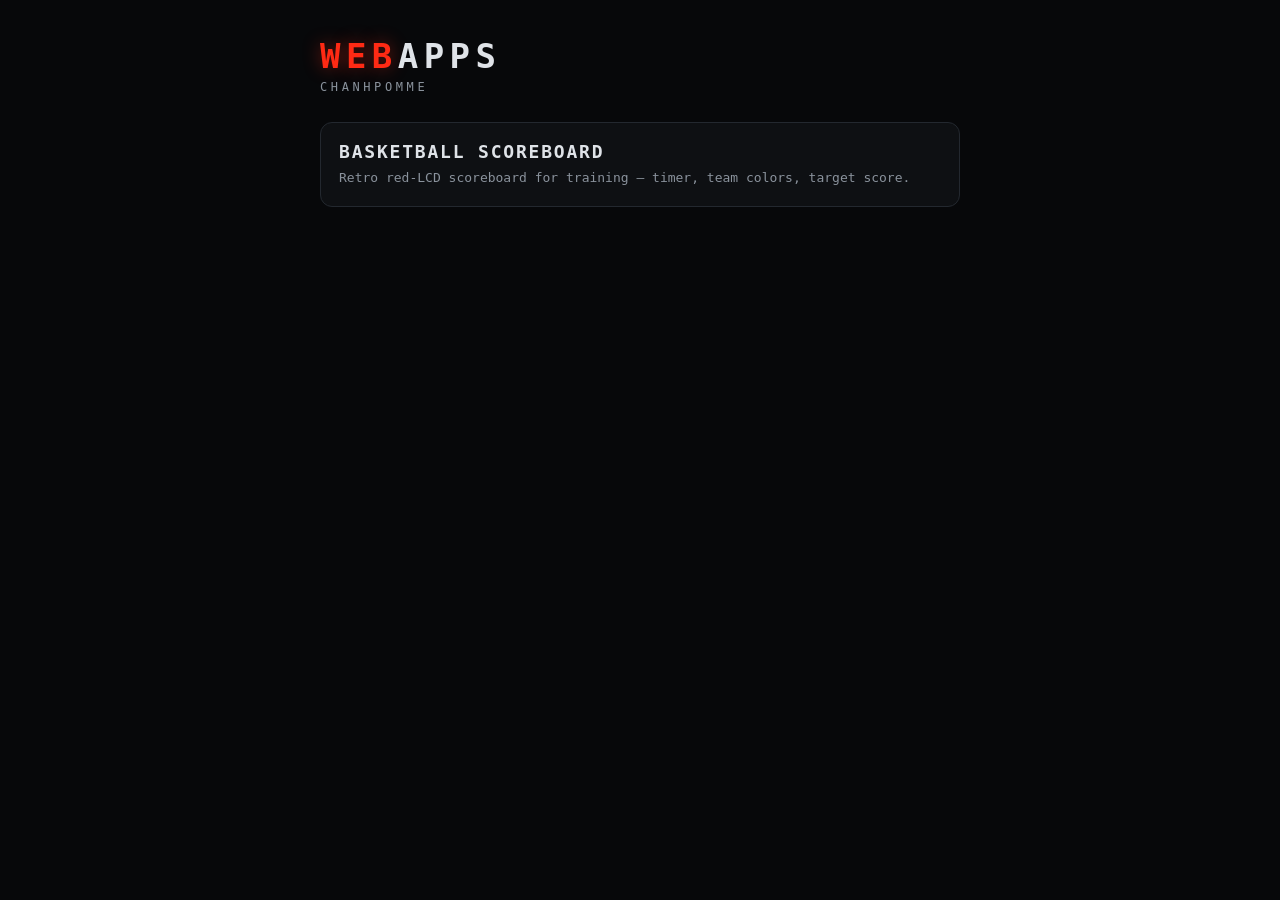
<file: index.html>
<!DOCTYPE html>
<html lang="en">
<head>
<meta charset="utf-8">
<title>Web Apps</title>
<meta name="viewport" content="width=device-width, initial-scale=1, viewport-fit=cover">
<meta name="theme-color" content="#07080a">
<link rel="icon" href="data:image/svg+xml,<svg xmlns='http://www.w3.org/2000/svg' viewBox='0 0 32 32'><rect width='32' height='32' fill='%2307080a'/><text x='16' y='23' font-size='20' text-anchor='middle' fill='%23ff2b16' font-family='monospace'>&#9636;</text></svg>">
<style>
  :root { --bg:#07080a; --panel:#0e1013; --line:#23282f; --ink:#dfe3e8; --ink-dim:#8a929c; --accent:#ff2a14; }
  * { box-sizing: border-box; }
  body {
    margin: 0;
    min-height: 100vh;
    padding: max(24px, env(safe-area-inset-top)) 20px 40px;
    background: var(--bg);
    color: var(--ink);
    font-family: ui-monospace, SFMono-Regular, "SF Mono", Menlo, Consolas, monospace;
  }
  main { max-width: 640px; margin: 0 auto; }
  h1 {
    margin: 12px 0 4px;
    font-size: clamp(24px, 7vw, 34px);
    letter-spacing: .16em;
    color: var(--accent);
    text-shadow: 0 0 18px rgba(255, 45, 20, .45);
  }
  h1 span { color: var(--ink); text-shadow: none; }
  p.sub { margin: 0 0 28px; font-size: 12px; letter-spacing: .3em; color: var(--ink-dim); text-transform: uppercase; }
  ul { list-style: none; margin: 0; padding: 0; display: grid; gap: 12px; }
  a.card {
    display: block;
    padding: 18px;
    border: 1px solid var(--line);
    border-radius: 12px;
    background: var(--panel);
    color: inherit;
    text-decoration: none;
    transition: border-color .15s, background .15s;
  }
  a.card:hover, a.card:focus-visible { border-color: var(--accent); background: #14171b; }
  a.card strong { display: block; font-size: 18px; letter-spacing: .1em; }
  a.card em { display: block; margin-top: 6px; font-style: normal; font-size: 13px; color: var(--ink-dim); line-height: 1.5; }
</style>
</head>
<body>
<main>
  <h1>WEB<span>APPS</span></h1>
  <p class="sub">chanhpomme</p>
  <ul>
    <li>
      <a class="card" href="basketball-scoreboard/">
        <strong>BASKETBALL SCOREBOARD</strong>
        <em>Retro red-LCD scoreboard for training — timer, team colors, target score.</em>
      </a>
    </li>
  </ul>
</main>
</body>
</html>
</file>
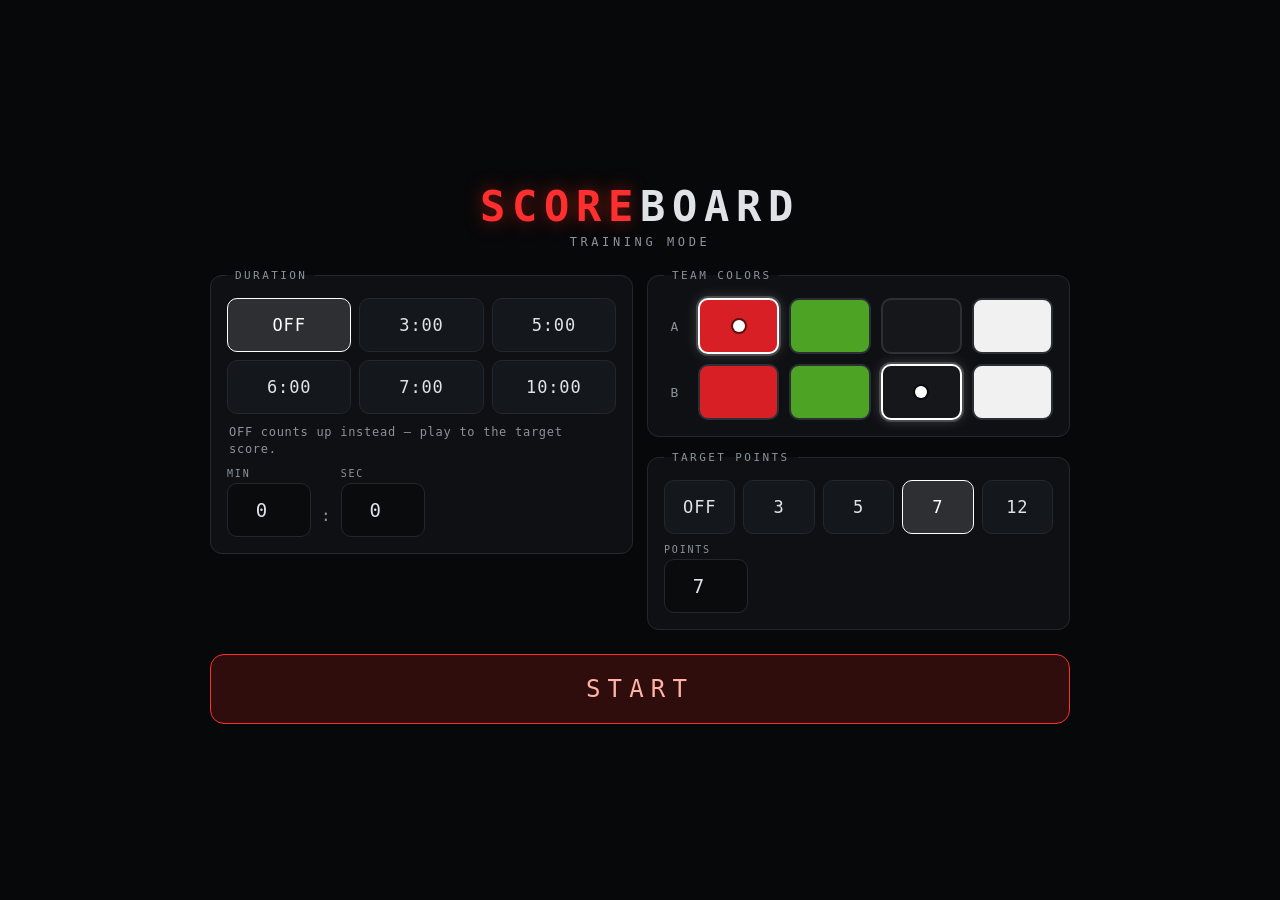
<file: basketball-scoreboard/index.html>
<!DOCTYPE html>
<html lang="en">
<head>
<meta charset="utf-8">
<title>Scoreboard</title>
<meta name="viewport" content="width=device-width, initial-scale=1, viewport-fit=cover, maximum-scale=1, user-scalable=no">
<meta name="theme-color" content="#07080a">
<meta name="mobile-web-app-capable" content="yes">
<meta name="apple-mobile-web-app-capable" content="yes">
<meta name="apple-mobile-web-app-status-bar-style" content="black-translucent">
<meta name="description" content="Retro LCD basketball scoreboard for training sessions.">
<link rel="icon" href="data:image/svg+xml,<svg xmlns='http://www.w3.org/2000/svg' viewBox='0 0 32 32'><rect width='32' height='32' fill='%2307080a'/><text x='16' y='23' font-size='20' text-anchor='middle' fill='%23ff2b16' font-family='monospace'>88</text></svg>">
<link rel="stylesheet" href="css/style.css">
</head>
<body>

<!-- ───────────── SETUP ───────────── -->
<section id="setup" class="screen setup">
  <header class="setup-head">
    <h1>SCORE<span>BOARD</span></h1>
    <p>training mode</p>
  </header>

  <div class="setup-body">
    <fieldset class="block">
      <legend>Duration</legend>
      <div class="chips" id="durationChips">
        <button type="button" class="chip" data-sec="0">OFF</button>
        <button type="button" class="chip" data-sec="180">3:00</button>
        <button type="button" class="chip" data-sec="300">5:00</button>
        <button type="button" class="chip" data-sec="360">6:00</button>
        <button type="button" class="chip" data-sec="420">7:00</button>
        <button type="button" class="chip" data-sec="600">10:00</button>
      </div>
      <p class="hint">OFF counts up instead — play to the target score.</p>
      <div class="custom-time">
        <label>min <input type="number" id="durMin" min="0" max="99" inputmode="numeric"></label>
        <span class="sep">:</span>
        <label>sec <input type="number" id="durSec" min="0" max="59" inputmode="numeric"></label>
      </div>
    </fieldset>

    <fieldset class="block">
      <legend>Team colors</legend>
      <div class="color-row">
        <span class="side-tag">A</span>
        <div class="swatches" data-team="a">
          <button type="button" class="sw sw-red"   data-color="red"   aria-label="Red"></button>
          <button type="button" class="sw sw-green" data-color="green" aria-label="Green"></button>
          <button type="button" class="sw sw-black" data-color="black" aria-label="Black"></button>
          <button type="button" class="sw sw-white" data-color="white" aria-label="White"></button>
        </div>
      </div>
      <div class="color-row">
        <span class="side-tag">B</span>
        <div class="swatches" data-team="b">
          <button type="button" class="sw sw-red"   data-color="red"   aria-label="Red"></button>
          <button type="button" class="sw sw-green" data-color="green" aria-label="Green"></button>
          <button type="button" class="sw sw-black" data-color="black" aria-label="Black"></button>
          <button type="button" class="sw sw-white" data-color="white" aria-label="White"></button>
        </div>
      </div>
    </fieldset>

    <fieldset class="block">
      <legend>Target points</legend>
      <div class="chips" id="targetChips">
        <button type="button" class="chip" data-target="0">OFF</button>
        <button type="button" class="chip" data-target="3">3</button>
        <button type="button" class="chip" data-target="5">5</button>
        <button type="button" class="chip" data-target="7">7</button>
        <button type="button" class="chip" data-target="12">12</button>
      </div>
      <div class="custom-time">
        <label>points <input type="number" id="targetCustom" min="0" max="199" inputmode="numeric" placeholder="—"></label>
      </div>
    </fieldset>
  </div>

  <button type="button" id="startGame" class="big-start">START</button>
</section>

<!-- ───────────── GAME ───────────── -->
<section id="game" class="screen game hidden">
  <div class="board">

    <div class="team" id="teamA">
      <div class="team-label"><span class="dot"></span><span class="name">RED</span></div>
      <div class="lcd score" id="scoreA" aria-live="off"></div>
      <div class="pts">
        <button type="button" class="pt plus"  data-team="a" data-delta="1">+1</button>
        <button type="button" class="pt plus"  data-team="a" data-delta="2">+2</button>
        <button type="button" class="pt plus"  data-team="a" data-delta="3">+3</button>
        <button type="button" class="pt minus" data-team="a" data-delta="-1">−1</button>
        <button type="button" class="pt minus" data-team="a" data-delta="-2">−2</button>
        <button type="button" class="pt minus" data-team="a" data-delta="-3">−3</button>
      </div>
    </div>

    <div class="center">
      <div class="clock-wrap">
        <button type="button" class="lcd clock" id="clock" aria-label="Clock: tap to start or pause"></button>
        <div class="status" id="status">READY</div>
      </div>
      <div class="target-badge" id="targetBadge" hidden>
        <div class="lcd target-lcd" id="targetLcd" role="img" aria-label="Target score"></div>
      </div>
      <button type="button" id="toggle" class="run-btn">START</button>
      <div class="center-tools">
        <button type="button" id="resetBtn" class="tool" title="Reset">RESET</button>
        <button type="button" id="soundBtn" class="tool tool-icon" title="Sound" aria-label="Sound" aria-pressed="true">
          <svg viewBox="0 0 24 24" aria-hidden="true" focusable="false">
            <path class="spk" d="M4 9.2h3.6L12.6 5v14l-5-4.2H4z"/>
            <path class="wave" d="M15.9 9.1a4.4 4.4 0 0 1 0 5.8"/>
            <path class="wave" d="M18.6 6.4a8.2 8.2 0 0 1 0 11.2"/>
            <path class="slash" d="M15.9 9.1 21.5 14.9M21.5 9.1 15.9 14.9"/>
          </svg>
        </button>
        <button type="button" id="setupBtn" class="tool" title="Setup">SETUP</button>
      </div>
    </div>

    <div class="team" id="teamB">
      <div class="team-label"><span class="dot"></span><span class="name">BLACK</span></div>
      <div class="lcd score" id="scoreB" aria-live="off"></div>
      <div class="pts">
        <button type="button" class="pt plus"  data-team="b" data-delta="1">+1</button>
        <button type="button" class="pt plus"  data-team="b" data-delta="2">+2</button>
        <button type="button" class="pt plus"  data-team="b" data-delta="3">+3</button>
        <button type="button" class="pt minus" data-team="b" data-delta="-1">−1</button>
        <button type="button" class="pt minus" data-team="b" data-delta="-2">−2</button>
        <button type="button" class="pt minus" data-team="b" data-delta="-3">−3</button>
      </div>
    </div>

  </div>
</section>

<script src="js/app.js"></script>
</body>
</html>
</file>
<file: basketball-scoreboard/css/style.css>
/* ─────────────────────────────────────────────
   Retro LCD basketball scoreboard
   ───────────────────────────────────────────── */

:root {
  --bg:        #07080a;
  --panel:     #0e1013;
  --panel-2:   #14171b;
  --line:      #23282f;
  --ink:       #dfe3e8;
  --ink-dim:   #8a929c;

  /* bulb colors: red scores, amber clock — as on a Fair-Play board */
  --lcd-on:    #ff2f2f;
  --lcd-amber: #ffa019;
  --lcd-green: #43e04d;

  /* team colors */
  --c-red:   #d81f26;
  --c-green: #4da424;
  --c-black: #15171a;
  --c-white: #f1f1f1;
}

* { box-sizing: border-box; -webkit-tap-highlight-color: transparent; }

html, body {
  height: 100%;
  margin: 0;
}

body {
  background: var(--bg);
  color: var(--ink);
  font-family: ui-monospace, SFMono-Regular, "SF Mono", Menlo, Consolas, monospace;
  overscroll-behavior: none;
  -webkit-user-select: none;
  user-select: none;
  touch-action: manipulation;
}

button {
  font: inherit;
  color: inherit;
  background: none;
  border: 0;
  cursor: pointer;
}

.hidden { display: none !important; }

.screen {
  min-height: 100%;
  padding: max(10px, env(safe-area-inset-top)) max(10px, env(safe-area-inset-right))
           max(10px, env(safe-area-inset-bottom)) max(10px, env(safe-area-inset-left));
}

/* ─────────────────────────────────────────────
   Dot-matrix bulb display
   ───────────────────────────────────────────── */

.lcd {
  --ds: 40px;                        /* master size unit for the display */
  --dot: calc(var(--ds) * .1069);    /* 5 bulbs + 4 gaps == .62 * --ds wide */
  --dot-gap: calc(var(--dot) * .22);
  display: flex;
  align-items: center;
  justify-content: center;
  gap: calc(var(--ds) * .12);
  color: var(--lcd-on);
}

.char {
  display: grid;
  grid-template-columns: repeat(5, var(--dot));
  grid-auto-rows: var(--dot);
  gap: var(--dot-gap);
}
.char-sep { grid-template-columns: var(--dot); }

.char i {
  border-radius: 50%;
  background: color-mix(in srgb, currentColor 13%, transparent);
}
/* lit bulbs get a faint halo of their own colour — scaled to the bulb so it
   stays proportional at every display size */
.char i.on {
  background: currentColor;
  box-shadow: 0 0 calc(var(--dot) * .45) color-mix(in srgb, currentColor 50%, transparent);
}

/* ─────────────────────────────────────────────
   Setup screen
   ───────────────────────────────────────────── */

.setup {
  display: flex;
  flex-direction: column;
  gap: clamp(10px, 2.2vw, 16px);
  max-width: 1100px;
  margin: 0 auto;
}

/* one column on a phone, more as soon as the width is there. Columns rather
   than a grid: the blocks have different heights and pack without leaving
   holes, and the browser balances the column heights for us. */
.setup-body {
  columns: 250px;
  column-gap: clamp(10px, 2vw, 14px);
}
.setup-body .block {
  break-inside: avoid;
  margin-bottom: clamp(10px, 2vw, 14px);
}

.setup-head { text-align: center; margin: 6px 0 0; }

.setup-head h1 {
  margin: 0;
  font-size: clamp(22px, 6vw, 38px);
  letter-spacing: .16em;
  color: var(--lcd-on);
  text-shadow: 0 0 18px rgba(255, 45, 20, .5);
}
.setup-head h1 span { color: var(--ink); text-shadow: none; }
.setup-head p {
  margin: 4px 0 0;
  font-size: 12px;
  letter-spacing: .3em;
  color: var(--ink-dim);
  text-transform: uppercase;
}

.block {
  margin: 0;
  padding: 12px;
  border: 1px solid var(--line);
  border-radius: 12px;
  background: var(--panel);
}
.block legend {
  padding: 0 8px;
  font-size: 11px;
  letter-spacing: .22em;
  text-transform: uppercase;
  color: var(--ink-dim);
}

.chips {
  display: grid;
  grid-template-columns: repeat(var(--cols, 3), 1fr);
  gap: 8px;
}
#targetChips { --cols: 5; }

.chip {
  min-width: 0;
  min-height: 46px;
  padding: 0 10px;
  border: 1px solid var(--line);
  border-radius: 10px;
  background: var(--panel-2);
  font-size: 15px;
  letter-spacing: .05em;
  color: var(--ink);
  transition: background .12s, border-color .12s, color .12s;
}
.chip[aria-pressed="true"] {
  border-color: #fff;
  background: rgba(255, 255, 255, .13);
  color: #fff;
}

.hint {
  margin: 10px 2px 0;
  font-size: 11px;
  line-height: 1.4;
  letter-spacing: .06em;
  color: var(--ink-dim);
}

.custom-time {
  display: flex;
  align-items: flex-end;
  gap: 10px;
  margin-top: 10px;
}
.custom-time .sep { width: auto; height: auto; color: var(--ink-dim); padding-bottom: 12px; }
.custom-time label {
  display: flex;
  flex-direction: column;
  gap: 4px;
  font-size: 10px;
  letter-spacing: .18em;
  text-transform: uppercase;
  color: var(--ink-dim);
}
.custom-time input {
  width: 84px;
  min-height: 46px;
  padding: 0 10px;
  border: 1px solid var(--line);
  border-radius: 10px;
  background: #0a0b0d;
  color: var(--ink);
  font: inherit;
  font-size: 17px;
  text-align: center;
}
.custom-time input:focus { outline: 2px solid rgba(255, 42, 20, .55); outline-offset: 1px; }

.color-row { display: flex; align-items: center; gap: 12px; }
.color-row + .color-row { margin-top: 10px; }

.side-tag {
  width: 22px;
  font-size: 13px;
  letter-spacing: .1em;
  color: var(--ink-dim);
  text-align: center;
}

.swatches { display: flex; gap: 10px; flex: 1; }

.sw {
  flex: 1;
  height: 48px;
  border: 2px solid #2b3037;
  border-radius: 10px;
  position: relative;
  transition: transform .1s, border-color .12s;
}
.sw-red   { background: var(--c-red); }
.sw-green { background: var(--c-green); }
.sw-black { background: var(--c-black); }
.sw-white { background: var(--c-white); }

.sw[aria-pressed="true"] {
  border-color: #fff;
  box-shadow: 0 0 0 2px rgba(255, 255, 255, .18), 0 0 14px rgba(255, 255, 255, .22);
}
.sw[aria-pressed="true"]::after {
  content: "";
  position: absolute;
  inset: 0;
  margin: auto;
  width: 12px;
  height: 12px;
  border-radius: 50%;
  background: #fff;
  box-shadow: 0 0 0 2px rgba(0, 0, 0, .55);
}
.sw-white[aria-pressed="true"]::after { background: #111; box-shadow: none; }

.big-start {
  position: sticky;                  /* stays reachable when the form scrolls */
  bottom: max(0px, env(safe-area-inset-bottom));
  min-height: clamp(52px, 8vh, 62px);
  margin-top: auto;
  border: 1px solid var(--lcd-on);
  border-radius: 14px;
  background: #2f0d0c;               /* opaque: the form scrolls underneath */
  color: #ffb3a5;
  font-size: clamp(18px, 4.5vw, 22px);
  letter-spacing: .3em;
}
.big-start:active { background: #561914; }

/* ─────────────────────────────────────────────
   Game screen
   ───────────────────────────────────────────── */

.game {
  display: flex;
  height: 100vh;
  height: 100dvh;
  overflow: hidden;
}

.board {
  flex: 1;
  display: grid;
  gap: 8px;
  min-height: 0;
  min-width: 0;
}

/* portrait / narrow: clock on top, teams side by side */
.board {
  grid-template-columns: 1fr 1fr;
  grid-template-rows: auto 1fr;
  grid-template-areas:
    "center center"
    "teama  teamb";
}
#teamA  { grid-area: teama; }
#teamB  { grid-area: teamb; }
.center { grid-area: center; }

.team {
  --team: var(--c-red);
  --team-ink: #fff;
  --team-edge: #fff;
  display: flex;
  flex-direction: column;
  gap: 8px;
  min-width: 0;
  min-height: 0;
  padding: 8px;
  border: 1px solid var(--line);
  border-radius: 14px;
  background: var(--panel);
}

.team-label {
  display: flex;
  align-items: center;
  justify-content: center;
  gap: 8px;
  min-height: 34px;
  border-radius: 9px;
  background: var(--team);
  color: var(--team-ink);
  font-size: clamp(12px, 3.4vw, 16px);
  letter-spacing: .22em;
  box-shadow: inset 0 0 0 1px rgba(255, 255, 255, .12);
}
.team-label .dot { display: none; }

/* font-size is not for text — it is the display height cap that app.js reads */
.score {
  font-size: 21vh;
  flex: 1 1 0;          /* height comes from the layout, so fit() can measure it */
  min-height: 0;
  overflow: hidden;
  align-content: center;
  padding: 12px 10px;
  background: linear-gradient(180deg, #131417, #0b0c0e);
  border: 1px solid var(--line);
  border-radius: 10px;
  box-shadow: inset 0 2px 14px rgba(0, 0, 0, .8);
}

/* the point pads soak up the leftover height — big, easy targets */
.pts {
  flex: 0 0 auto;
  display: grid;
  grid-template-columns: repeat(3, 1fr);
  grid-template-rows: minmax(56px, 15vh) minmax(44px, 10vh);
  gap: 6px;
  min-height: 0;
}

.pt {
  border-radius: 10px;
  font-size: clamp(16px, 5vw, 24px);
  letter-spacing: .02em;
  transition: transform .06s, background .12s;
}
.pt.plus {
  border: 1px solid var(--team-edge);
  background: color-mix(in srgb, var(--team) 34%, #0b0c0e);
  color: #fff;
}
.pt.minus {
  border: 1px solid var(--line);
  background: #0c0d10;
  color: var(--ink-dim);
  font-size: clamp(14px, 4vw, 20px);
}
.pt:active { transform: scale(.94); }
.pt.plus:active  { background: color-mix(in srgb, var(--team) 60%, #fff 8%); }
.pt.minus:active { background: #1a1d21; color: var(--ink); }

/* center column */
.center {
  display: flex;
  flex-direction: column;
  align-items: stretch;
  gap: 8px;
  min-width: 0;
}

.clock-wrap { position: relative; }

.clock {
  font-size: 22vh;
  width: 100%;
  padding: 12px 14px 24px;
  color: var(--lcd-amber);
  background: linear-gradient(180deg, #131417, #0b0c0e);
  border: 1px solid var(--line);
  border-radius: 12px;
  box-shadow: inset 0 2px 16px rgba(0, 0, 0, .85);
}

.status {
  position: absolute;
  left: 50%;
  bottom: 4px;
  transform: translateX(-50%);
  max-width: 100%;
  white-space: nowrap;
  overflow: hidden;
  text-overflow: ellipsis;
  font-size: clamp(8px, 2.4vw, 10px);
  letter-spacing: .22em;
  color: var(--ink-dim);
  pointer-events: none;
}

.target-badge {
  display: flex;
  align-items: center;
  justify-content: center;
  padding: 10px 12px;
  border: 1px solid var(--line);
  border-radius: 10px;
  background: linear-gradient(180deg, #131417, #0b0c0e);
  box-shadow: inset 0 2px 12px rgba(0, 0, 0, .8);
}
.target-badge[hidden] { display: none; }

.target-lcd {
  font-size: clamp(30px, 6.5vh, 58px);   /* height cap read by fit() */
  width: 100%;
  color: var(--lcd-green);
}

/* lit up once a team gets there */
.board.over .target-badge.hit {
  border-color: var(--lcd-green);
  background: rgba(67, 224, 77, .12);
}

.run-btn {
  min-height: 54px;
  border: 1px solid var(--line);
  border-radius: 12px;
  background: var(--panel-2);
  font-size: 18px;
  letter-spacing: .26em;
  color: var(--ink);
}
.run-btn[data-state="run"] {
  border-color: rgba(255, 42, 20, .6);
  background: rgba(255, 42, 20, .14);
  color: #ffb3a5;
}
.run-btn:active { background: #202429; }

.center-tools {
  display: grid;
  grid-template-columns: 1fr auto 1fr;
  gap: 6px;
}

.tool {
  min-height: 40px;
  border: 1px solid var(--line);
  border-radius: 9px;
  background: #0c0d10;
  font-size: 11px;
  letter-spacing: .12em;
  color: var(--ink-dim);
}
.tool:active { background: #1a1d21; color: var(--ink); }

.tool-icon {
  display: grid;
  place-items: center;
  min-width: 52px;
  padding: 0 12px;
}
.tool-icon svg {
  width: 21px;
  height: 21px;
  display: block;
}
.tool-icon .spk { fill: currentColor; }
.tool-icon .wave, .tool-icon .slash {
  fill: none;
  stroke: currentColor;
  stroke-width: 1.7;
  stroke-linecap: round;
}
/* muted: waves off, slash on */
.tool-icon[aria-pressed="false"] { color: #656d77; }
.tool-icon[aria-pressed="false"] .wave { display: none; }
.tool-icon[aria-pressed="true"]  .slash { display: none; }

/* game over / target flash */
.board.over .score,
.board.over .clock { animation: flash 1s steps(1, end) infinite; }

@keyframes flash {
  0%, 49%   { opacity: 1; }
  50%, 100% { opacity: .18; }
}

.status.alert { color: var(--lcd-on); }

/* ─────────────────────────────────────────────
   Landscape / wide: clock in the middle
   ───────────────────────────────────────────── */

@media (min-aspect-ratio: 1/1) {
  .board {
    /* the clock is 5 characters wide against the scores' 2, so it needs the
       roomier column to read as the biggest thing on the board */
    grid-template-columns: 1fr minmax(240px, 1.5fr) 1fr;
    grid-template-rows: 1fr;
    grid-template-areas: "teama center teamb";
  }
  .score { font-size: 36vh; }
  .clock { font-size: 22vh; }
  .center { justify-content: center; }
}

/* short screens: trim the setup chrome so the whole form stays reachable */
@media (max-height: 560px) {
  .setup-head p { display: none; }
  .setup-head { margin-top: 0; }
  .screen {
    padding-top: max(6px, env(safe-area-inset-top));
    padding-bottom: max(6px, env(safe-area-inset-bottom));
  }
  .chip { min-height: 42px; }
  .sw { height: 42px; }
  .custom-time input { min-height: 42px; }
}

/* short portrait: the clock, the target badge and the pads all compete with
   the scores for one column — hold them back so the scores stay readable */
@media (max-aspect-ratio: 1/1) and (max-height: 700px) {
  .target-lcd { font-size: clamp(16px, 4vh, 30px); }
  .target-badge { padding: 7px 10px; }
  .pts { grid-template-rows: minmax(48px, 12vh) minmax(38px, 8vh); }
  .score { padding: 8px; }
  .clock { font-size: 12vh; }
  .run-btn { min-height: 46px; }
  .tool { min-height: 34px; }
}

/* very short landscape (phones): tighten everything up */
@media (min-aspect-ratio: 1/1) and (max-height: 480px) {
  .score { font-size: 33vh; }
  .clock { font-size: 20vh; }
  .pts { grid-template-rows: minmax(44px, 15vh) minmax(34px, 11vh); }
  .team-label { min-height: 28px; }
  .tool { min-height: 34px; font-size: 10px; }
  .run-btn { min-height: 46px; }
}

@media (min-width: 900px) {
  .score { font-size: 38vh; }
  .clock { font-size: 24vh; }
}

/* desktop: centre the form and scale it up, rather than leaving a small
   cluster at the top with the START button stranded at the bottom edge */
@media (min-width: 900px) and (min-height: 620px) {
  .setup {
    justify-content: safe center;
    max-width: clamp(880px, 62vw, 1240px);
    gap: 20px;
  }
  .setup-head h1 { font-size: 42px; }
  .setup-body { columns: 300px; }
  .block { padding: 16px; }
  .chip { min-height: 54px; font-size: 17px; }
  .sw { height: 56px; }
  .custom-time input { min-height: 54px; font-size: 19px; }
  .hint { font-size: 12px; }
  .big-start {
    position: static;          /* nothing scrolls, so it belongs in the flow */
    min-height: 70px;
    margin-top: 4px;
    font-size: 24px;
  }
}
</file>
